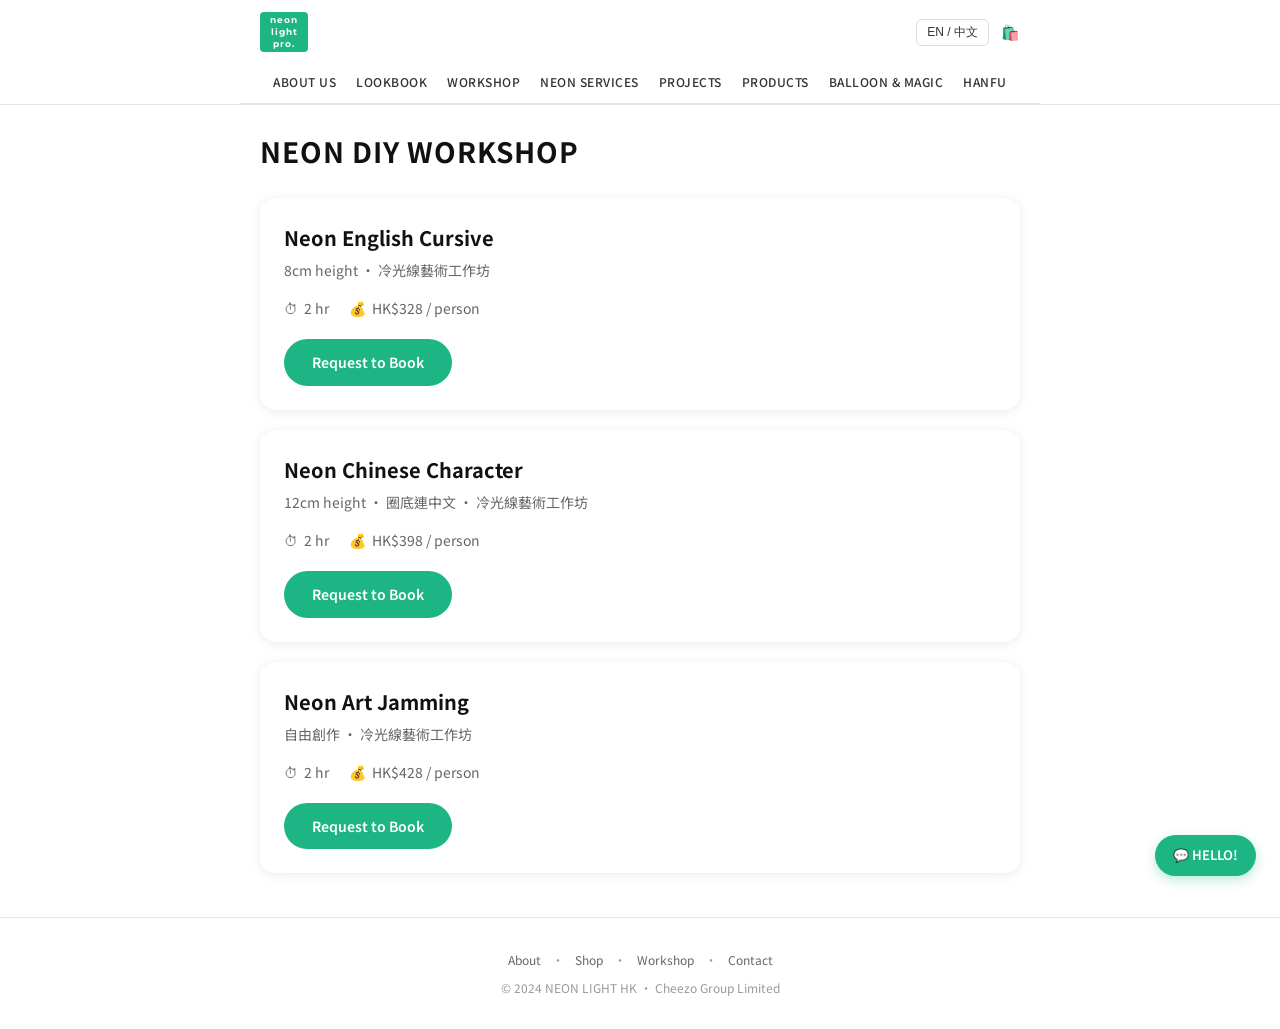
<file: workshop.html>
<!DOCTYPE html>
<html lang="zh-HK">
<head>
  <meta charset="UTF-8">
  <meta name="viewport" content="width=device-width, initial-scale=1.0">
  <title>NEON DIY WORKSHOP — 霓虹燈工作坊 | NEON LIGHT HK</title>
  <link rel="icon" href="images/favicon.png">
  <link rel="preconnect" href="https://fonts.googleapis.com">
  <link rel="preconnect" href="https://fonts.gstatic.com" crossorigin>
  <link href="https://fonts.googleapis.com/css2?family=Montserrat:wght@300;400;500;600;700&family=Noto+Sans+TC:wght@300;400;500;700&display=swap" rel="stylesheet">
  <style>
    :root {
      --teal: #1DB584;
      --teal-dark: #16996E;
      --bg: #FFFFFF;
      --text: #111111;
      --text-muted: #666666;
      --card-shadow: 0 2px 12px rgba(0,0,0,0.08);
      --radius: 16px;
    }
    * { box-sizing: border-box; margin: 0; padding: 0; }
    body {
      font-family: 'Noto Sans TC', 'Montserrat', -apple-system, sans-serif;
      background: var(--bg);
      color: var(--text);
      line-height: 1.6;
      font-size: 15px;
    }
    a { color: inherit; text-decoration: none; }

    /* Header */
    .site-header {
      background: #fff;
      border-bottom: 1px solid #E5E5E5;
      position: sticky;
      top: 0;
      z-index: 100;
    }
    .header-top {
      max-width: 800px;
      margin: 0 auto;
      padding: 12px 20px;
      display: flex;
      align-items: center;
      justify-content: space-between;
    }
    .header-logo {
      display: inline-flex;
      align-items: center;
      justify-content: center;
      width: auto;
      height: 40px;
      padding: 0 10px;
      background: #1DB584;
      border-radius: 4px;
      color: #fff;
      font-family: 'Montserrat', Arial, sans-serif;
      font-size: 9px;
      font-weight: 700;
      text-align: center;
      line-height: 1.3;
      letter-spacing: 1px;
      text-transform: lowercase;
    }
    .header-actions { display: flex; align-items: center; gap: 12px; }
    .lang-switch {
      background: transparent;
      border: 1px solid #ddd;
      color: #333;
      padding: 4px 10px;
      border-radius: 6px;
      font-size: 12px;
      cursor: pointer;
    }
    .lang-switch:hover { border-color: var(--teal); }

    /* Nav */
    .main-nav {
      max-width: 800px;
      margin: 0 auto;
      padding: 8px 20px 12px;
      display: flex;
      flex-wrap: wrap;
      justify-content: center;
      gap: 8px 20px;
      font-size: 12px;
      font-weight: 500;
      text-transform: uppercase;
      letter-spacing: 0.5px;
    }
    .main-nav a { color: #333; }
    .main-nav a:hover { color: var(--teal); }
    .nav-divider {
      max-width: 800px;
      margin: 0 auto;
      height: 1px;
      background: #E5E5E5;
    }

    /* Content */
    .container {
      max-width: 800px;
      margin: 0 auto;
      padding: 24px 20px;
    }
    .page-title {
      font-size: 28px;
      font-weight: 700;
      text-transform: uppercase;
      margin-bottom: 24px;
      letter-spacing: 1px;
    }

    /* Workshop Cards */
    .workshop-card {
      background: #fff;
      border-radius: var(--radius);
      box-shadow: var(--card-shadow);
      padding: 24px;
      margin-bottom: 20px;
    }
    .workshop-card h3 {
      font-size: 20px;
      font-weight: 700;
      margin-bottom: 6px;
    }
    .workshop-card .subtitle {
      font-size: 14px;
      color: var(--text-muted);
      margin-bottom: 16px;
      line-height: 1.5;
    }
    .workshop-meta {
      display: flex;
      gap: 20px;
      margin-bottom: 20px;
      font-size: 14px;
      color: var(--text-muted);
    }
    .workshop-meta span {
      display: flex;
      align-items: center;
      gap: 6px;
    }
    .btn-book {
      display: inline-block;
      background: var(--teal);
      color: #fff;
      font-weight: 600;
      font-size: 14px;
      padding: 12px 28px;
      border-radius: 999px;
      border: none;
      cursor: pointer;
      transition: background 0.2s;
    }
    .btn-book:hover { background: var(--teal-dark); }

    /* Chat widget */
    .chat-widget {
      position: fixed;
      bottom: 24px;
      right: 24px;
      background: var(--teal);
      color: #fff;
      font-weight: 600;
      font-size: 13px;
      padding: 10px 18px;
      border-radius: 999px;
      cursor: pointer;
      box-shadow: 0 4px 12px rgba(29,181,132,0.3);
      z-index: 999;
      display: flex;
      align-items: center;
      gap: 6px;
    }
    .chat-widget:hover { background: var(--teal-dark); }

    /* Footer */
    .site-footer {
      border-top: 1px solid #E5E5E5;
      padding: 32px 20px;
      text-align: center;
      font-size: 12px;
      color: #999;
    }
    .site-footer a { color: #666; margin: 0 8px; }
    .site-footer a:hover { color: var(--teal); }
  </style>
</head>
<body>

  <!-- Header -->
  <header class="site-header">
    <div class="header-top">
      <a href="index.html" class="header-logo">Neon<br>light<br>pro.</a>
      <div class="header-actions">
        <button class="lang-switch" onclick="toggleLang()">EN / 中文</button>
        <a href="shop.html" title="Cart">🛍️</a>
      </div>
    </div>
    <nav class="main-nav">
      <a href="about.html">About Us</a>
      <a href="lookbook.html">Lookbook</a>
      <a href="workshop.html">Workshop</a>
      <a href="services.html">Neon Services</a>
      <a href="projects.html">Projects</a>
      <a href="shop.html">Products</a>
      <a href="balloon.html">Balloon & Magic</a>
      <a href="hanfu.html">Hanfu</a>
    </nav>
    <div class="nav-divider"></div>
  </header>

  <!-- Content -->
  <div class="container">
    <h1 class="page-title">NEON DIY WORKSHOP</h1>

    <a href="pages/workshop-detail.html" style="text-decoration:none;color:inherit;display:block;">
    <div class="workshop-card">
      <h3 data-i18n="ws1-title">Neon English Cursive</h3>
      <div class="subtitle" data-i18n="ws1-sub">8cm height · 冷光線藝術工作坊</div>
      <div class="workshop-meta">
        <span>⏱ <span data-i18n="ws1-dur">2 hr</span></span>
        <span>💰 <span data-i18n="ws1-price">HK$328 / person</span></span>
      </div>
      <span class="btn-book" data-i18n="book">Request to Book</span>
    </div>
    </a>

    <a href="pages/workshop-detail.html" style="text-decoration:none;color:inherit;display:block;">
    <div class="workshop-card">
      <h3 data-i18n="ws2-title">Neon Chinese Character</h3>
      <div class="subtitle" data-i18n="ws2-sub">12cm height · 圈底連中文 · 冷光線藝術工作坊</div>
      <div class="workshop-meta">
        <span>⏱ <span data-i18n="ws2-dur">2 hr</span></span>
        <span>💰 <span data-i18n="ws2-price">HK$398 / person</span></span>
      </div>
      <span class="btn-book" data-i18n="book">Request to Book</span>
    </div>
    </a>

    <a href="pages/workshop-detail.html" style="text-decoration:none;color:inherit;display:block;">
    <div class="workshop-card">
      <h3 data-i18n="ws3-title">Neon Art Jamming</h3>
      <div class="subtitle" data-i18n="ws3-sub">自由創作 · 冷光線藝術工作坊</div>
      <div class="workshop-meta">
        <span>⏱ <span data-i18n="ws3-dur">2 hr</span></span>
        <span>💰 <span data-i18n="ws3-price">HK$428 / person</span></span>
      </div>
      <span class="btn-book" data-i18n="book">Request to Book</span>
    </div>
    </a>
  </div>

  <!-- Footer -->
  <footer class="site-footer">
    <div>
      <a href="about.html">About</a> ·
      <a href="shop.html">Shop</a> ·
      <a href="workshop.html">Workshop</a> ·
      <a href="index.html#contact">Contact</a>
    </div>
    <p style="margin-top:8px;">© 2024 NEON LIGHT HK · Cheezo Group Limited</p>
  </footer>

  <!-- Chat Widget -->
  <div class="chat-widget" onclick="alert('Contact us at www.neonlight.pro@gmail.com or (852) 6224-6494')">
    💬 HELLO!
  </div>

  <script>
    const texts = {
      en: {
        'ws1-title': 'Neon English Cursive',
        'ws1-sub': '8cm height · EL Wire Art Workshop',
        'ws1-dur': '2 hr',
        'ws1-price': 'HK$328 / person',
        'ws2-title': 'Neon Chinese Character',
        'ws2-sub': '12cm height · Connected-base Chinese · EL Wire Art Workshop',
        'ws2-dur': '2 hr',
        'ws2-price': 'HK$398 / person',
        'ws3-title': 'Neon Art Jamming',
        'ws3-sub': 'Free creation · EL Wire Art Workshop',
        'ws3-dur': '2 hr',
        'ws3-price': 'HK$428 / person',
        'book': 'Request to Book'
      },
      zh: {
        'ws1-title': 'Neon English Cursive',
        'ws1-sub': '8cm height · 冷光線藝術工作坊',
        'ws1-dur': '2 hr',
        'ws1-price': 'HK$328 / person',
        'ws2-title': 'Neon Chinese Character',
        'ws2-sub': '12cm height · 圈底連中文 · 冷光線藝術工作坊',
        'ws2-dur': '2 hr',
        'ws2-price': 'HK$398 / person',
        'ws3-title': 'Neon Art Jamming',
        'ws3-sub': '自由創作 · 冷光線藝術工作坊',
        'ws3-dur': '2 hr',
        'ws3-price': 'HK$428 / person',
        'book': 'Request to Book'
      }
    };
    let currentLang = localStorage.getItem('nl-lang') || 'zh';
    function toggleLang() {
      currentLang = currentLang === 'zh' ? 'en' : 'zh';
      localStorage.setItem('nl-lang', currentLang);
      applyLang();
    }
    function applyLang() {
      const t = texts[currentLang];
      document.querySelectorAll('[data-i18n]').forEach(el => {
        const key = el.getAttribute('data-i18n');
        if (t[key]) el.textContent = t[key];
      });
    }
    document.addEventListener('DOMContentLoaded', applyLang);
  </script>

</body>
</html>
</file>
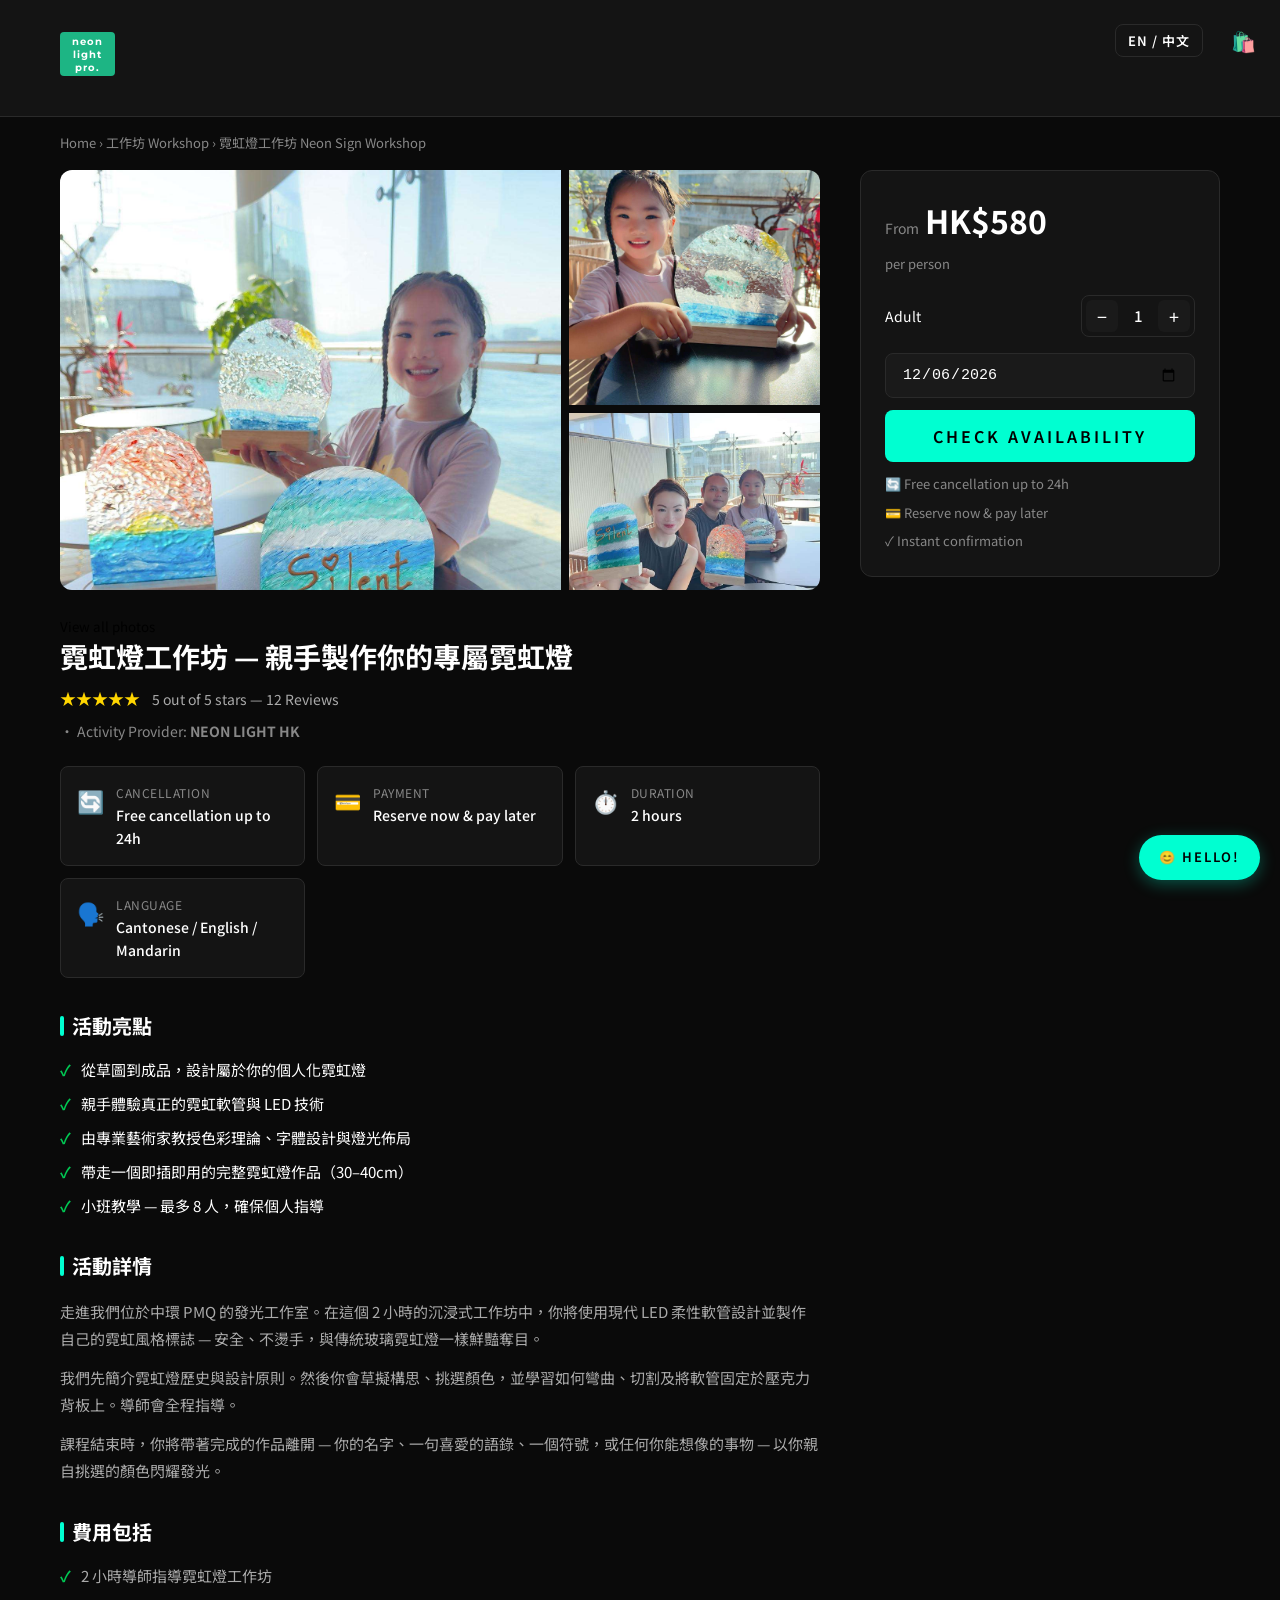
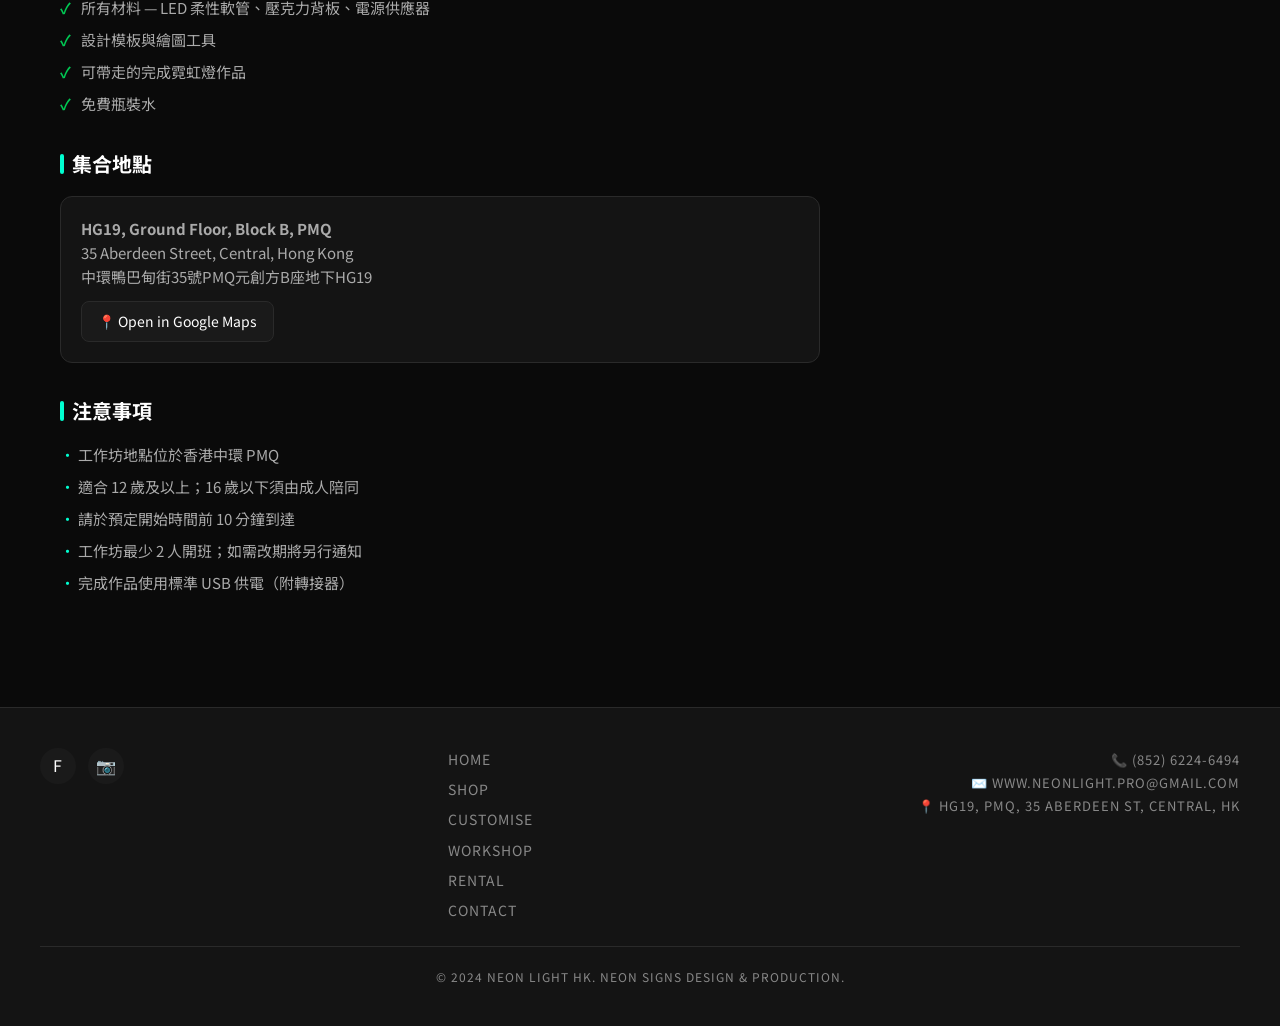
<file: pages/workshop-detail.html>
<!DOCTYPE html>
<html lang="zh-HK">
<head>
  <meta charset="UTF-8">
  <meta name="viewport" content="width=device-width, initial-scale=1.0">
  <title>NEON LIGHT HK — 霓虹燈工作坊 | Workshop</title>
  <link rel="icon" href="../images/favicon.png">
  <link rel="preconnect" href="https://fonts.googleapis.com">
  <link rel="preconnect" href="https://fonts.gstatic.com" crossorigin>
  <link href="https://fonts.googleapis.com/css2?family=Montserrat:wght@300;400;500;600;700&family=Noto+Sans+TC:wght@300;400;500;700&display=swap" rel="stylesheet">
  <link rel="stylesheet" href="../css/style.css">
  <style>
    :root {
      --brand: #00FFD1;
      --brand-dark: #00D4B0;
      --bg: #0A0A0A;
      --bg-card: #141414;
      --bg-hover: #1A1A1A;
      --text: #FFFFFF;
      --text-muted: #AAAAAA;
      --text-dim: #888888;
      --border: #2A2A2A;
      --green: #00C853;
      --yellow: #FFD600;
      --radius: 12px;
      --radius-sm: 8px;
    }
    * { box-sizing: border-box; margin: 0; padding: 0; }
    body {
      font-family: 'Noto Sans TC', 'Montserrat', -apple-system, sans-serif;
      background: var(--bg);
      color: var(--text);
      line-height: 1.6;
      font-size: 15px;
    }
    a { color: var(--brand); text-decoration: none; }
    a:hover { color: var(--brand-dark); }

    /* Header */
    .site-header {
      background: var(--bg-card);
      border-bottom: 1px solid var(--border);
      position: sticky;
      top: 0;
      z-index: 100;
    }
    .site-header .container {
      max-width: 1200px;
      margin: 0 auto;
      padding: 12px 20px;
      display: flex;
      align-items: center;
      justify-content: space-between;
    }
    .header-logo {
      display: inline-flex;
      align-items: center;
      justify-content: center;
      width: auto;
      height: 44px;
      padding: 0 12px;
      background: #1DB584;
      border-radius: 4px;
      color: #fff;
      font-family: 'Montserrat', Arial, sans-serif;
      font-size: 10px;
      font-weight: 700;
      text-align: center;
      line-height: 1.3;
      letter-spacing: 1px;
      text-transform: lowercase;
    }
    .header-actions { display: flex; align-items: center; gap: 16px; }
    .header-actions a { font-size: 20px; }
    .lang-switch {
      background: transparent;
      border: 1px solid var(--border);
      color: var(--text);
      padding: 6px 12px;
      border-radius: var(--radius-sm);
      font-size: 13px;
      cursor: pointer;
    }
    .lang-switch:hover { border-color: var(--brand); }

    /* Breadcrumb */
    .breadcrumb {
      max-width: 1200px;
      margin: 0 auto;
      padding: 16px 20px;
      font-size: 13px;
      color: var(--text-dim);
    }
    .breadcrumb a { color: var(--text-dim); }
    .breadcrumb a:hover { color: var(--brand); }

    /* Layout */
    .detail-layout {
      max-width: 1200px;
      margin: 0 auto;
      padding: 0 20px 40px;
      display: grid;
      grid-template-columns: 1fr 360px;
      gap: 40px;
    }
    @media (max-width: 900px) {
      .detail-layout { grid-template-columns: 1fr; }
    }

    /* Gallery */
    .gallery {
      display: grid;
      grid-template-columns: 2fr 1fr;
      grid-template-rows: 1fr 1fr;
      gap: 8px;
      border-radius: var(--radius);
      overflow: hidden;
      margin-bottom: 24px;
      height: 420px;
    }
    .gallery img {
      width: 100%;
      height: 100%;
      object-fit: cover;
      display: block;
      cursor: pointer;
      transition: transform 0.3s;
    }
    .gallery img:hover { transform: scale(1.02); }
    .gallery .main-img {
      grid-row: 1 / 3;
      grid-column: 1 / 2;
    }
    .gallery .view-all {
      position: absolute;
      bottom: 12px;
      right: 12px;
      background: rgba(0,0,0,0.7);
      color: #fff;
      padding: 6px 14px;
      border-radius: var(--radius-sm);
      font-size: 13px;
      cursor: pointer;
      border: none;
    }
    .gallery-wrap { position: relative; }

    /* Title Block */
    .title-block { margin-bottom: 24px; }
    .title-block h1 {
      font-size: 28px;
      font-weight: 700;
      line-height: 1.3;
      margin-bottom: 12px;
    }
    .rating-row {
      display: flex;
      align-items: center;
      gap: 12px;
      flex-wrap: wrap;
      margin-bottom: 8px;
    }
    .stars {
      display: inline-flex;
      gap: 2px;
      color: var(--yellow);
      font-size: 16px;
    }
    .rating-text { color: var(--text-muted); font-size: 14px; }
    .provider { color: var(--text-dim); font-size: 14px; }

    /* Quick Facts */
    .quick-facts {
      display: grid;
      grid-template-columns: repeat(auto-fit, minmax(200px, 1fr));
      gap: 12px;
      margin-bottom: 32px;
    }
    .fact-card {
      background: var(--bg-card);
      border: 1px solid var(--border);
      border-radius: var(--radius-sm);
      padding: 16px;
      display: flex;
      align-items: flex-start;
      gap: 12px;
    }
    .fact-icon { font-size: 22px; flex-shrink: 0; }
    .fact-label { font-size: 12px; color: var(--text-dim); text-transform: uppercase; letter-spacing: 0.5px; margin-bottom: 2px; }
    .fact-value { font-size: 14px; font-weight: 500; color: var(--text); }

    /* Sections */
    .section { margin-bottom: 32px; }
    .section h2 {
      font-size: 20px;
      font-weight: 700;
      margin-bottom: 16px;
      display: flex;
      align-items: center;
      gap: 8px;
    }
    .section h2::before {
      content: '';
      display: inline-block;
      width: 4px;
      height: 20px;
      background: var(--brand);
      border-radius: 2px;
    }

    /* Highlights */
    .highlights-list {
      list-style: none;
      display: grid;
      gap: 10px;
    }
    .highlights-list li {
      display: flex;
      align-items: flex-start;
      gap: 10px;
      font-size: 15px;
    }
    .highlights-list li::before {
      content: '✓';
      color: var(--green);
      font-weight: 700;
      flex-shrink: 0;
    }

    /* Description */
    .description-text {
      color: var(--text-muted);
      font-size: 15px;
      line-height: 1.8;
    }
    .description-text p { margin-bottom: 12px; }

    /* Includes */
    .includes-list {
      list-style: none;
      display: grid;
      gap: 8px;
    }
    .includes-list li {
      display: flex;
      align-items: center;
      gap: 10px;
      font-size: 15px;
      color: var(--text-muted);
    }
    .includes-list li::before {
      content: '✓';
      color: var(--green);
      font-weight: 700;
    }

    /* Meeting Point */
    .meeting-point {
      background: var(--bg-card);
      border: 1px solid var(--border);
      border-radius: var(--radius);
      padding: 20px;
    }
    .meeting-point p { color: var(--text-muted); margin-bottom: 12px; }
    .map-btn {
      display: inline-flex;
      align-items: center;
      gap: 6px;
      background: var(--bg-hover);
      border: 1px solid var(--border);
      color: var(--text);
      padding: 8px 16px;
      border-radius: var(--radius-sm);
      font-size: 14px;
      cursor: pointer;
    }
    .map-btn:hover { border-color: var(--brand); }

    /* Important Info */
    .info-list {
      list-style: none;
      display: grid;
      gap: 8px;
    }
    .info-list li {
      position: relative;
      padding-left: 18px;
      color: var(--text-muted);
      font-size: 15px;
    }
    .info-list li::before {
      content: '•';
      position: absolute;
      left: 0;
      color: var(--brand);
    }

    /* Sidebar */
    .sidebar { position: sticky; top: 80px; }
    .booking-card {
      background: var(--bg-card);
      border: 1px solid var(--border);
      border-radius: var(--radius);
      padding: 24px;
    }
    .price-row {
      display: flex;
      align-items: baseline;
      gap: 6px;
      margin-bottom: 8px;
    }
    .price-from { font-size: 14px; color: var(--text-dim); }
    .price-value { font-size: 32px; font-weight: 700; }
    .price-unit { font-size: 14px; color: var(--text-dim); }
    .per-person { font-size: 13px; color: var(--text-dim); margin-bottom: 20px; }

    .qty-selector {
      display: flex;
      align-items: center;
      justify-content: space-between;
      margin-bottom: 16px;
    }
    .qty-label { font-size: 14px; }
    .qty-controls {
      display: flex;
      align-items: center;
      gap: 8px;
      border: 1px solid var(--border);
      border-radius: var(--radius-sm);
      padding: 4px;
    }
    .qty-controls button {
      width: 32px;
      height: 32px;
      border: none;
      background: var(--bg-hover);
      color: var(--text);
      border-radius: 6px;
      cursor: pointer;
      font-size: 18px;
      display: flex;
      align-items: center;
      justify-content: center;
    }
    .qty-controls span { min-width: 24px; text-align: center; font-weight: 500; }

    .date-select {
      width: 100%;
      background: var(--bg-hover);
      border: 1px solid var(--border);
      color: var(--text);
      padding: 12px 16px;
      border-radius: var(--radius-sm);
      font-size: 15px;
      margin-bottom: 12px;
      cursor: pointer;
    }
    .date-select:focus { outline: none; border-color: var(--brand); }

    .btn-primary {
      display: block;
      width: 100%;
      background: var(--brand);
      color: #000;
      border: none;
      padding: 14px;
      border-radius: var(--radius-sm);
      font-size: 16px;
      font-weight: 600;
      cursor: pointer;
      text-align: center;
      margin-bottom: 12px;
    }
    .btn-primary:hover { background: var(--brand-dark); }

    .guarantees {
      display: grid;
      gap: 8px;
      font-size: 13px;
      color: var(--text-dim);
    }
    .guarantees div { display: flex; align-items: center; gap: 6px; }

    /* Footer */
    .site-footer {
      background: var(--bg-card);
      border-top: 1px solid var(--border);
      padding: 40px 20px;
      margin-top: 40px;
    }
    .footer-grid {
      max-width: 1200px;
      margin: 0 auto;
      display: grid;
      grid-template-columns: repeat(auto-fit, minmax(220px, 1fr));
      gap: 24px;
    }
    .footer-social { display: flex; gap: 12px; margin-bottom: 16px; }
    .footer-social a {
      width: 36px; height: 36px;
      border-radius: 50%;
      background: var(--bg-hover);
      display: flex; align-items: center; justify-content: center;
      font-size: 16px; color: var(--text);
    }
    .footer-links { display: flex; flex-direction: column; gap: 8px; }
    .footer-links a { color: var(--text-dim); font-size: 14px; }
    .footer-links a:hover { color: var(--brand); }
    .footer-info { font-size: 13px; color: var(--text-dim); line-height: 1.8; }
    .footer-bottom {
      max-width: 1200px;
      margin: 24px auto 0;
      padding-top: 20px;
      border-top: 1px solid var(--border);
      font-size: 12px;
      color: var(--text-dim);
      text-align: center;
    }

    /* Chat widget */
    .chat-widget {
      position: fixed;
      bottom: 20px;
      right: 20px;
      background: var(--brand);
      color: #000;
      padding: 12px 20px;
      border-radius: 30px;
      font-weight: 600;
      cursor: pointer;
      z-index: 200;
      box-shadow: 0 4px 16px rgba(0,255,209,0.3);
    }
  </style>
</head>
<body>

  <!-- Header -->
  <header class="site-header">
    <div class="container">
      <a href="../index.html" class="header-logo">Neon<br>light<br>pro.</a>
      <div class="header-actions">
        <button class="lang-switch" onclick="toggleLang()">EN / 中文</button>
        <a href="shop.html">🛍️</a>
      </div>
    </div>
  </header>

  <!-- Breadcrumb -->
  <div class="breadcrumb">
    <a href="../index.html">Home</a> › <a href="workshop.html">工作坊 Workshop</a> › <span>霓虹燈工作坊 Neon Sign Workshop</span>
  </div>

  <!-- Main Layout -->
  <div class="detail-layout">
    <div class="main-col">

      <!-- Gallery -->
      <div class="gallery-wrap">
        <div class="gallery">
          <img src="../images/gyg-hero-1.jpg" alt="Neon Workshop Main" class="main-img">
          <img src="../images/gyg-hero-2.jpg" alt="Neon Workshop 2">
          <img src="../images/gyg-thumb-1.jpg" alt="Neon Workshop 3">
        </div>
        <button class="view-all" onclick="alert('Gallery modal coming soon')">View all photos</button>
      </div>

      <!-- Title -->
      <div class="title-block">
        <h1 data-i18n="title">霓虹燈工作坊 — 親手製作你的專屬霓虹燈</h1>
        <div class="rating-row">
          <span class="stars">★★★★★</span>
          <span class="rating-text">5 out of 5 stars — 12 Reviews</span>
        </div>
        <div class="provider">• Activity Provider: <strong>NEON LIGHT HK</strong></div>
      </div>

      <!-- Quick Facts -->
      <div class="quick-facts">
        <div class="fact-card">
          <span class="fact-icon">🔄</span>
          <div>
            <div class="fact-label">Cancellation</div>
            <div class="fact-value">Free cancellation up to 24h</div>
          </div>
        </div>
        <div class="fact-card">
          <span class="fact-icon">💳</span>
          <div>
            <div class="fact-label">Payment</div>
            <div class="fact-value">Reserve now &amp; pay later</div>
          </div>
        </div>
        <div class="fact-card">
          <span class="fact-icon">⏱️</span>
          <div>
            <div class="fact-label">Duration</div>
            <div class="fact-value">2 hours</div>
          </div>
        </div>
        <div class="fact-card">
          <span class="fact-icon">🗣️</span>
          <div>
            <div class="fact-label">Language</div>
            <div class="fact-value">Cantonese / English / Mandarin</div>
          </div>
        </div>
      </div>

      <!-- Highlights -->
      <div class="section">
        <h2 data-i18n="highlights">Highlights 活動亮點</h2>
        <ul class="highlights-list">
          <li data-i18n="hl1">Design your own personalized neon sign from sketch to finish</li>
          <li data-i18n="hl2">Hands-on experience with real neon flex tubing and LED technology</li>
          <li data-i18n="hl3">Learn color theory, typography, and lighting layout from professional artists</li>
          <li data-i18n="hl4">Take home a fully functional neon sign (30–40cm) ready to plug in</li>
          <li data-i18n="hl5">Small group setting — max 8 participants for individual attention</li>
        </ul>
      </div>

      <!-- Description -->
      <div class="section">
        <h2 data-i18n="about">About this activity 活動詳情</h2>
        <div class="description-text">
          <p data-i18n="desc1">
            Step into the glowing world of neon at our Central PMQ studio. In this 2-hour immersive workshop, you’ll design and build your own neon-style sign using modern LED flex tubing — safe, cool to the touch, and just as vibrant as traditional glass neon.
          </p>
          <p data-i18n="desc2">
            We start with a brief intro to neon history and design principles. Then you’ll sketch your idea, choose your colours, and learn how to bend, cut, and mount the tubing onto an acrylic backing. Our instructors guide you every step of the way.
          </p>
          <p data-i18n="desc3">
            By the end of the session, you’ll walk out with a finished piece — your name, a favourite quote, a symbol, or anything you can imagine — glowing in colours you picked yourself.
          </p>
        </div>
      </div>

      <!-- Includes -->
      <div class="section">
        <h2 data-i18n="includes">What's included 費用包括</h2>
        <ul class="includes-list">
          <li data-i18n="inc1">2-hour guided neon sign workshop</li>
          <li data-i18n="inc2">All materials — LED flex tubing, acrylic backing, power supply</li>
          <li data-i18n="inc3">Design template and sketching tools</li>
          <li data-i18n="inc4">Your finished neon sign to take home</li>
          <li data-i18n="inc5">Complimentary bottled water</li>
        </ul>
      </div>

      <!-- Meeting Point -->
      <div class="section">
        <h2 data-i18n="meeting">Meeting point 集合地點</h2>
        <div class="meeting-point">
          <p><strong>HG19, Ground Floor, Block B, PMQ</strong><br>35 Aberdeen Street, Central, Hong Kong<br>中環鴨巴甸街35號PMQ元創方B座地下HG19</p>
          <a class="map-btn" href="https://maps.google.com/?q=@22.2839,114.1519" target="_blank">📍 Open in Google Maps</a>
        </div>
      </div>

      <!-- Important Info -->
      <div class="section">
        <h2 data-i18n="important">Important information 注意事項</h2>
        <ul class="info-list">
          <li data-i18n="info1">Workshop is located at Central PMQ, Hong Kong</li>
          <li data-i18n="info2">Suitable for ages 12 and up; under 16 must be accompanied by an adult</li>
          <li data-i18n="info3">Please arrive 10 minutes before the scheduled start time</li>
          <li data-i18n="info4">Workshop runs with a minimum of 2 participants; you will be notified if rescheduling is needed</li>
          <li data-i18n="info5">Your finished sign operates on standard USB power (adapter included)</li>
        </ul>
      </div>

    </div>

    <!-- Sidebar -->
    <aside class="sidebar">
      <div class="booking-card">
        <div class="price-row">
          <span class="price-from">From</span>
          <span class="price-value">HK$580</span>
          <span class="price-unit"></span>
        </div>
        <div class="per-person">per person</div>

        <div class="qty-selector">
          <span class="qty-label">Adult</span>
          <div class="qty-controls">
            <button onclick="updateQty(-1)">−</button>
            <span id="qty">1</span>
            <button onclick="updateQty(1)">+</button>
          </div>
        </div>

        <input type="date" class="date-select" id="workshopDate">

        <button class="btn-primary" onclick="alert('Booking system coming soon. Contact us at www.neonlight.pro@gmail.com or (852) 6224-6494')">
          Check availability
        </button>

        <div class="guarantees">
          <div>🔄 Free cancellation up to 24h</div>
          <div>💳 Reserve now &amp; pay later</div>
          <div>✓ Instant confirmation</div>
        </div>
      </div>
    </aside>
  </div>

  <!-- Footer -->
  <footer class="site-footer">
    <div class="footer-grid">
      <div>
        <div class="footer-social">
          <a href="https://www.facebook.com/neonlighthk/" target="_blank">f</a>
          <a href="https://www.instagram.com/neonlighthk/" target="_blank">📷</a>
        </div>
      </div>
      <div class="footer-links">
        <a href="../index.html">Home</a>
        <a href="shop.html">Shop</a>
        <a href="c-u-s-t-o-m-i-s-e.html">Customise</a>
        <a href="workshop.html">Workshop</a>
        <a href="rental.html">Rental</a>
        <a href="../index.html#contact">Contact</a>
      </div>
      <div class="footer-info">
        <div>📞 (852) 6224-6494</div>
        <div>✉️ www.neonlight.pro@gmail.com</div>
        <div>📍 HG19, PMQ, 35 Aberdeen St, Central, HK</div>
      </div>
    </div>
    <div class="footer-bottom">
      © 2024 NEON LIGHT HK. Neon Signs Design &amp; Production.
    </div>
  </footer>

  <!-- Chat Widget -->
  <div class="chat-widget" onclick="alert('Contact us at www.neonlight.pro@gmail.com or (852) 6224-6494')">
    😊 HELLO!
  </div>

  <script>
    // Language toggle
    const texts = {
      en: {
        title: 'Neon Sign Workshop — Design & Build Your Own Glow',
        highlights: 'Highlights',
        hl1: 'Design your own personalized neon sign from sketch to finish',
        hl2: 'Hands-on experience with real neon flex tubing and LED technology',
        hl3: 'Learn color theory, typography, and lighting layout from professional artists',
        hl4: 'Take home a fully functional neon sign (30–40cm) ready to plug in',
        hl5: 'Small group setting — max 8 participants for individual attention',
        about: 'About this activity',
        desc1: 'Step into the glowing world of neon at our Central PMQ studio. In this 2-hour immersive workshop, you\u2019ll design and build your own neon-style sign using modern LED flex tubing — safe, cool to the touch, and just as vibrant as traditional glass neon.',
        desc2: 'We start with a brief intro to neon history and design principles. Then you\u2019ll sketch your idea, choose your colours, and learn how to bend, cut, and mount the tubing onto an acrylic backing. Our instructors guide you every step of the way.',
        desc3: 'By the end of the session, you\u2019ll walk out with a finished piece — your name, a favourite quote, a symbol, or anything you can imagine — glowing in colours you picked yourself.',
        includes: 'What\'s included',
        inc1: '2-hour guided neon sign workshop',
        inc2: 'All materials — LED flex tubing, acrylic backing, power supply',
        inc3: 'Design template and sketching tools',
        inc4: 'Your finished neon sign to take home',
        inc5: 'Complimentary bottled water',
        meeting: 'Meeting point',
        important: 'Important information',
        info1: 'Workshop is located at Central PMQ, Hong Kong',
        info2: 'Suitable for ages 12 and up; under 16 must be accompanied by an adult',
        info3: 'Please arrive 10 minutes before the scheduled start time',
        info4: 'Workshop runs with a minimum of 2 participants; you will be notified if rescheduling is needed',
        info5: 'Your finished sign operates on standard USB power (adapter included)',
      },
      zh: {
        title: '霓虹燈工作坊 — 親手製作你的專屬霓虹燈',
        highlights: '活動亮點',
        hl1: '從草圖到成品，設計屬於你的個人化霓虹燈',
        hl2: '親手體驗真正的霓虹軟管與 LED 技術',
        hl3: '由專業藝術家教授色彩理論、字體設計與燈光佈局',
        hl4: '帶走一個即插即用的完整霓虹燈作品（30–40cm）',
        hl5: '小班教學 — 最多 8 人，確保個人指導',
        about: '活動詳情',
        desc1: '走進我們位於中環 PMQ 的發光工作室。在這個 2 小時的沉浸式工作坊中，你將使用現代 LED 柔性軟管設計並製作自己的霓虹風格標誌 — 安全、不燙手，與傳統玻璃霓虹燈一樣鮮豔奪目。',
        desc2: '我們先簡介霓虹燈歷史與設計原則。然後你會草擬構思、挑選顏色，並學習如何彎曲、切割及將軟管固定於壓克力背板上。導師會全程指導。',
        desc3: '課程結束時，你將帶著完成的作品離開 — 你的名字、一句喜愛的語錄、一個符號，或任何你能想像的事物 — 以你親自挑選的顏色閃耀發光。',
        includes: '費用包括',
        inc1: '2 小時導師指導霓虹燈工作坊',
        inc2: '所有材料 — LED 柔性軟管、壓克力背板、電源供應器',
        inc3: '設計模板與繪圖工具',
        inc4: '可帶走的完成霓虹燈作品',
        inc5: '免費瓶裝水',
        meeting: '集合地點',
        important: '注意事項',
        info1: '工作坊地點位於香港中環 PMQ',
        info2: '適合 12 歲及以上；16 歲以下須由成人陪同',
        info3: '請於預定開始時間前 10 分鐘到達',
        info4: '工作坊最少 2 人開班；如需改期將另行通知',
        info5: '完成作品使用標準 USB 供電（附轉接器）',
      }
    };

    let currentLang = localStorage.getItem('nl-lang') || 'zh';
    function toggleLang() {
      currentLang = currentLang === 'zh' ? 'en' : 'zh';
      localStorage.setItem('nl-lang', currentLang);
      applyLang();
    }
    function applyLang() {
      const t = texts[currentLang];
      document.querySelectorAll('[data-i18n]').forEach(el => {
        const key = el.getAttribute('data-i18n');
        if (t[key]) el.textContent = t[key];
      });
    }
    document.addEventListener('DOMContentLoaded', applyLang);

    // Quantity selector
    let qty = 1;
    function updateQty(delta) {
      qty = Math.max(1, Math.min(8, qty + delta));
      document.getElementById('qty').textContent = qty;
    }

    // Default date = tomorrow
    const tomorrow = new Date();
    tomorrow.setDate(tomorrow.getDate() + 1);
    document.getElementById('workshopDate').value = tomorrow.toISOString().split('T')[0];
  </script>

</body>
</html>
</file>
<file: css/style.css>
/* NEON LIGHT HK — Global Styles */
:root {
  /* Colors */
  --neon: #00FFD1;
  --neon-hover: #00D4B0;
  --bg-white: #FFFFFF;
  --bg-dark: #1F1F1F;
  --bg-dark-secondary: #2A2A2A;
  --text-black: #000000;
  --text-white: #FFFFFF;
  --text-gray: #888888;
  --text-light-gray: #AAAAAA;
  --border-light: #E5E5E5;
  --footer-text: #999999;

  /* Typography */
  --font-body: 'Montserrat', 'Helvetica Neue', Arial, sans-serif;
  --font-display: 'Montserrat', 'Helvetica Neue', Arial, sans-serif;
  --font-chinese: 'Noto Sans TC', 'PingFang SC', 'Microsoft YaHei', sans-serif;

  /* Spacing */
  --header-height: 140px;
  --announcement-height: 36px;
  --container-max: 1200px;
  --section-padding: 80px;
  --grid-gap: 24px;
}

/* ── Reset ────────────────────────────── */
*, *::before, *::after {
  margin: 0;
  padding: 0;
  box-sizing: border-box;
}

html {
  scroll-behavior: smooth;
}

body {
  font-family: var(--font-body);
  font-size: 14px;
  line-height: 1.6;
  color: var(--text-black);
  background: var(--bg-white);
  -webkit-font-smoothing: antialiased;
  -moz-osx-font-smoothing: grayscale;
}

a {
  color: inherit;
  text-decoration: none;
  cursor: pointer;
}

img {
  max-width: 100%;
  display: block;
}

button {
  font-family: inherit;
  cursor: pointer;
  border: none;
  background: none;
}

/* ── Announcement Bar ─────────────────── */
.announcement-bar {
  background: var(--neon);
  height: var(--announcement-height);
  display: flex;
  align-items: center;
  justify-content: center;
  gap: 32px;
  font-size: 11px;
  font-weight: 500;
  letter-spacing: 1px;
  text-transform: uppercase;
  color: var(--text-black);
}

.announcement-bar span {
  display: inline-flex;
  align-items: center;
  gap: 6px;
}

/* ── Header ───────────────────────────── */
.site-header {
  background: var(--bg-white);
  padding: 20px 0 16px;
  text-align: center;
  position: sticky;
  top: 0;
  z-index: 100;
  border-bottom: 1px solid var(--border-light);
}

.header-logo {
  display: inline-block;
  margin-bottom: 12px;
}

.header-logo img {
  height: 48px;
  width: auto;
}

.header-actions {
  position: absolute;
  right: 24px;
  top: 24px;
}

.header-actions a {
  font-size: 20px;
}

.lang-switch {
  background: none;
  border: 1px solid var(--accent);
  color: var(--accent);
  padding: 4px 10px;
  font-size: 11px;
  font-weight: 600;
  cursor: pointer;
  border-radius: 4px;
  margin-right: 12px;
  letter-spacing: 1px;
  transition: all 0.2s;
}
.lang-switch:hover {
  background: var(--accent);
  color: var(--text-white);
}

/* ── Navigation ───────────────────────── */
.main-nav {
  display: flex;
  justify-content: center;
  gap: 36px;
  flex-wrap: wrap;
}

.main-nav a {
  font-size: 12px;
  font-weight: 500;
  letter-spacing: 2px;
  text-transform: uppercase;
  padding: 8px 0;
  position: relative;
  transition: color 0.2s;
}

.main-nav a::after {
  content: '';
  position: absolute;
  bottom: 0;
  left: 0;
  width: 0;
  height: 2px;
  background: var(--neon);
  transition: width 0.3s;
}

.main-nav a:hover,
.main-nav a.active {
  color: var(--neon);
}

.main-nav a:hover::after,
.main-nav a.active::after {
  width: 100%;
}

/* ── Main Container ───────────────────── */
.container {
  max-width: var(--container-max);
  margin: 0 auto;
  padding: 0 24px;
}

/* ── Hero Section ─────────────────────── */
.hero {
  position: relative;
  min-height: 80vh;
  display: flex;
  align-items: center;
  justify-content: center;
  text-align: center;
  overflow: hidden;
}

.hero-bg {
  position: absolute;
  inset: 0;
  background-size: cover;
  background-position: center;
  z-index: 0;
}

.hero-overlay {
  position: absolute;
  inset: 0;
  background: rgba(0,0,0,0.4);
  z-index: 1;
}

.hero-content {
  position: relative;
  z-index: 2;
  color: var(--text-white);
}

.hero-content h1 {
  font-size: clamp(2rem, 5vw, 4rem);
  font-weight: 700;
  letter-spacing: 8px;
  text-transform: uppercase;
  margin-bottom: 16px;
}

.hero-content h2 {
  font-size: clamp(1rem, 2vw, 1.5rem);
  font-weight: 400;
  letter-spacing: 4px;
  text-transform: uppercase;
  margin-bottom: 32px;
  opacity: 0.9;
}

.btn-primary {
  display: inline-block;
  background: var(--neon);
  color: var(--text-black);
  padding: 14px 40px;
  font-size: 12px;
  font-weight: 600;
  letter-spacing: 3px;
  text-transform: uppercase;
  border-radius: 0;
  transition: background 0.3s, transform 0.2s;
}

.btn-primary:hover {
  background: var(--neon-hover);
  transform: translateY(-2px);
}

/* ── Section Titles ───────────────────── */
.section-title {
  text-align: center;
  margin-bottom: 48px;
}

.section-title h2 {
  font-size: 14px;
  font-weight: 700;
  letter-spacing: 4px;
  text-transform: uppercase;
  margin-bottom: 8px;
}

.section-title h3 {
  font-size: 24px;
  font-weight: 300;
  letter-spacing: 2px;
  text-transform: uppercase;
  color: var(--text-gray);
}

/* ── Product Grid ─────────────────────── */
.product-grid {
  display: grid;
  grid-template-columns: repeat(auto-fill, minmax(300px, 1fr));
  gap: var(--grid-gap);
}

.product-card {
  text-align: center;
  transition: transform 0.3s;
}

.product-card:hover {
  transform: translateY(-4px);
}

.product-card .image-wrap {
  aspect-ratio: 1;
  overflow: hidden;
  margin-bottom: 16px;
  background: var(--bg-dark);
}

.product-card .image-wrap img {
  width: 100%;
  height: 100%;
  object-fit: cover;
  transition: transform 0.5s;
}

.product-card:hover .image-wrap img {
  transform: scale(1.05);
}

.product-card h4 {
  font-size: 12px;
  font-weight: 700;
  letter-spacing: 2px;
  text-transform: uppercase;
  margin-bottom: 4px;
}

.product-card .price {
  font-size: 12px;
  color: var(--text-gray);
  font-weight: 400;
}

/* ── Feature Cards ────────────────────── */
.feature-grid {
  display: grid;
  grid-template-columns: repeat(2, 1fr);
  gap: 0;
}

.feature-card {
  position: relative;
  aspect-ratio: 4/3;
  overflow: hidden;
  display: flex;
  align-items: center;
  justify-content: center;
}

.feature-card img {
  position: absolute;
  inset: 0;
  width: 100%;
  height: 100%;
  object-fit: cover;
  z-index: 0;
  transition: transform 0.5s;
}

.feature-card:hover img {
  transform: scale(1.05);
}

.feature-card .overlay {
  position: absolute;
  inset: 0;
  background: rgba(0,0,0,0.35);
  z-index: 1;
  transition: background 0.3s;
}

.feature-card:hover .overlay {
  background: rgba(0,0,0,0.25);
}

.feature-card h3 {
  position: relative;
  z-index: 2;
  color: var(--text-white);
  font-size: 18px;
  font-weight: 600;
  letter-spacing: 4px;
  text-transform: uppercase;
  text-align: center;
}

/* ── Content Sections ─────────────────── */
.content-section {
  padding: var(--section-padding) 0;
}

.content-section.alt {
  background: var(--bg-dark);
  color: var(--text-white);
}

.content-section.alt .section-title h3 {
  color: var(--text-light-gray);
}

/* ── Gallery ─────────────────────────── */
.gallery-grid {
  display: grid;
  grid-template-columns: repeat(3, 1fr);
  gap: 8px;
}

.gallery-grid img {
  aspect-ratio: 1;
  object-fit: cover;
  width: 100%;
  transition: opacity 0.3s;
}

.gallery-grid img:hover {
  opacity: 0.85;
}

/* ── Location / Visit Us ──────────────── */
.location-section {
  padding: 80px 24px;
  background: var(--bg-dark);
  color: var(--text-white);
  margin: 40px 0;
}

.location-grid {
  display: flex;
  gap: 48px;
  align-items: flex-start;
  text-align: left;
}

.location-info {
  flex: 1;
  min-width: 0;
}

.location-map {
  flex: 1;
  min-width: 0;
}

@media (max-width:768px) {
  .location-grid {
    flex-direction: column;
    gap: 32px;
  }
  .location-map iframe { height: 240px; }
}

.location-section h2 {
  font-size: 16px;
  font-weight: 700;
  letter-spacing: 4px;
  text-transform: uppercase;
  margin-bottom: 24px;
  color: var(--text-white);
  line-height: 1.8;
}

.location-section p {
  font-size: 14px;
  line-height: 2.2;
  color: var(--text-light-gray);
  letter-spacing: 1px;
  margin: 0;
  max-width: none;
}

.location-section .address-zh {
  margin-top: 12px;
  font-family: var(--font-chinese);
  font-size: 13px;
}

.opening-hours {
  margin-top: 24px;
  padding-top: 16px;
  border-top: 1px solid rgba(255,255,255,0.15);
}
.opening-hours h3 {
  font-size: 12px;
  font-weight: 700;
  letter-spacing: 3px;
  text-transform: uppercase;
  margin-bottom: 8px;
  color: var(--text-white);
}
.opening-hours p {
  font-size: 13px;
  line-height: 1.8;
  color: var(--text-light-gray);
}

.location-social {
  margin-top: 24px;
  display: flex;
  gap: 16px;
}
.location-social a {
  color: var(--text-light-gray);
  text-decoration: none;
  font-size: 14px;
}
.location-social a:hover { color: var(--accent); }
.contact-form {
  max-width: 600px;
  margin: 0 auto;
}

.form-group {
  margin-bottom: 20px;
}

.form-group label {
  display: block;
  font-size: 11px;
  font-weight: 500;
  letter-spacing: 2px;
  text-transform: uppercase;
  margin-bottom: 6px;
  color: var(--text-gray);
}

.form-group input,
.form-group textarea {
  width: 100%;
  padding: 12px 16px;
  border: 1px solid var(--border-light);
  font-family: inherit;
  font-size: 14px;
  outline: none;
  transition: border-color 0.3s;
}

.form-group input:focus,
.form-group textarea:focus {
  border-color: var(--neon);
}

.form-group textarea {
  min-height: 120px;
  resize: vertical;
}

/* ── Footer ───────────────────────────── */
.site-footer {
  background: var(--bg-dark);
  color: var(--footer-text);
  padding: 60px 0 30px;
  font-size: 11px;
  letter-spacing: 1px;
  text-transform: uppercase;
}

.footer-grid {
  display: grid;
  grid-template-columns: 1fr 2fr 2fr;
  gap: 40px;
  margin-bottom: 40px;
}

.footer-social {
  display: flex;
  gap: 16px;
}

.footer-social a {
  width: 36px;
  height: 36px;
  border-radius: 50%;
  background: var(--bg-dark-secondary);
  display: flex;
  align-items: center;
  justify-content: center;
  font-size: 16px;
  color: var(--text-white);
  transition: background 0.3s;
}

.footer-social a:hover {
  background: var(--neon);
  color: var(--text-black);
}

.footer-links {
  display: grid;
  grid-template-columns: repeat(2, 1fr);
  gap: 8px 32px;
}

.footer-links a {
  color: var(--footer-text);
  transition: color 0.2s;
}

.footer-links a:hover {
  color: var(--neon);
}

.footer-info {
  text-align: right;
  line-height: 2;
}

.footer-bottom {
  border-top: 1px solid var(--bg-dark-secondary);
  padding-top: 20px;
  text-align: center;
  font-size: 10px;
  color: var(--text-gray);
}

/* ── Chat Widget ──────────────────────── */
.chat-widget {
  position: fixed;
  bottom: 24px;
  right: 24px;
  background: var(--neon);
  color: var(--text-black);
  padding: 12px 24px;
  font-size: 13px;
  font-weight: 700;
  letter-spacing: 2px;
  text-transform: uppercase;
  border-radius: 4px;
  box-shadow: 0 4px 20px rgba(0,255,209,0.3);
  z-index: 999;
  cursor: pointer;
  transition: transform 0.3s, box-shadow 0.3s;
}

.chat-widget:hover {
  transform: translateY(-2px);
  box-shadow: 0 6px 24px rgba(0,255,209,0.4);
}

/* ── Utility ──────────────────────────── */
.text-center { text-align: center; }
.mt-1 { margin-top: 8px; }
.mt-2 { margin-top: 16px; }
.mt-3 { margin-top: 24px; }
.mt-4 { margin-top: 48px; }
.mb-1 { margin-bottom: 8px; }
.mb-2 { margin-bottom: 16px; }
.mb-3 { margin-bottom: 24px; }
.mb-4 { margin-bottom: 48px; }

/* ── Responsive ───────────────────────── */
@media (max-width: 768px) {
  :root {
    --section-padding: 48px;
  }

  .announcement-bar {
    font-size: 10px;
    gap: 12px;
    padding: 0 12px;
    flex-wrap: wrap;
    height: auto;
    padding: 8px;
  }

  .main-nav {
    gap: 16px;
    padding: 0 12px;
  }

  .main-nav a {
    font-size: 11px;
    letter-spacing: 1px;
  }

  .product-grid {
    grid-template-columns: repeat(2, 1fr);
    gap: 16px;
  }

  .feature-grid {
    grid-template-columns: 1fr;
  }

  .gallery-grid {
    grid-template-columns: repeat(2, 1fr);
  }

  .footer-grid {
    grid-template-columns: 1fr;
    text-align: center;
    gap: 24px;
  }

  .footer-info {
    text-align: center;
  }

  .footer-social {
    justify-content: center;
  }
}

@media (max-width: 480px) {
  .product-grid {
    grid-template-columns: 1fr;
  }

  .gallery-grid {
    grid-template-columns: 1fr;
  }

  .hero-content h1 {
    letter-spacing: 3px;
  }
}
</file>
